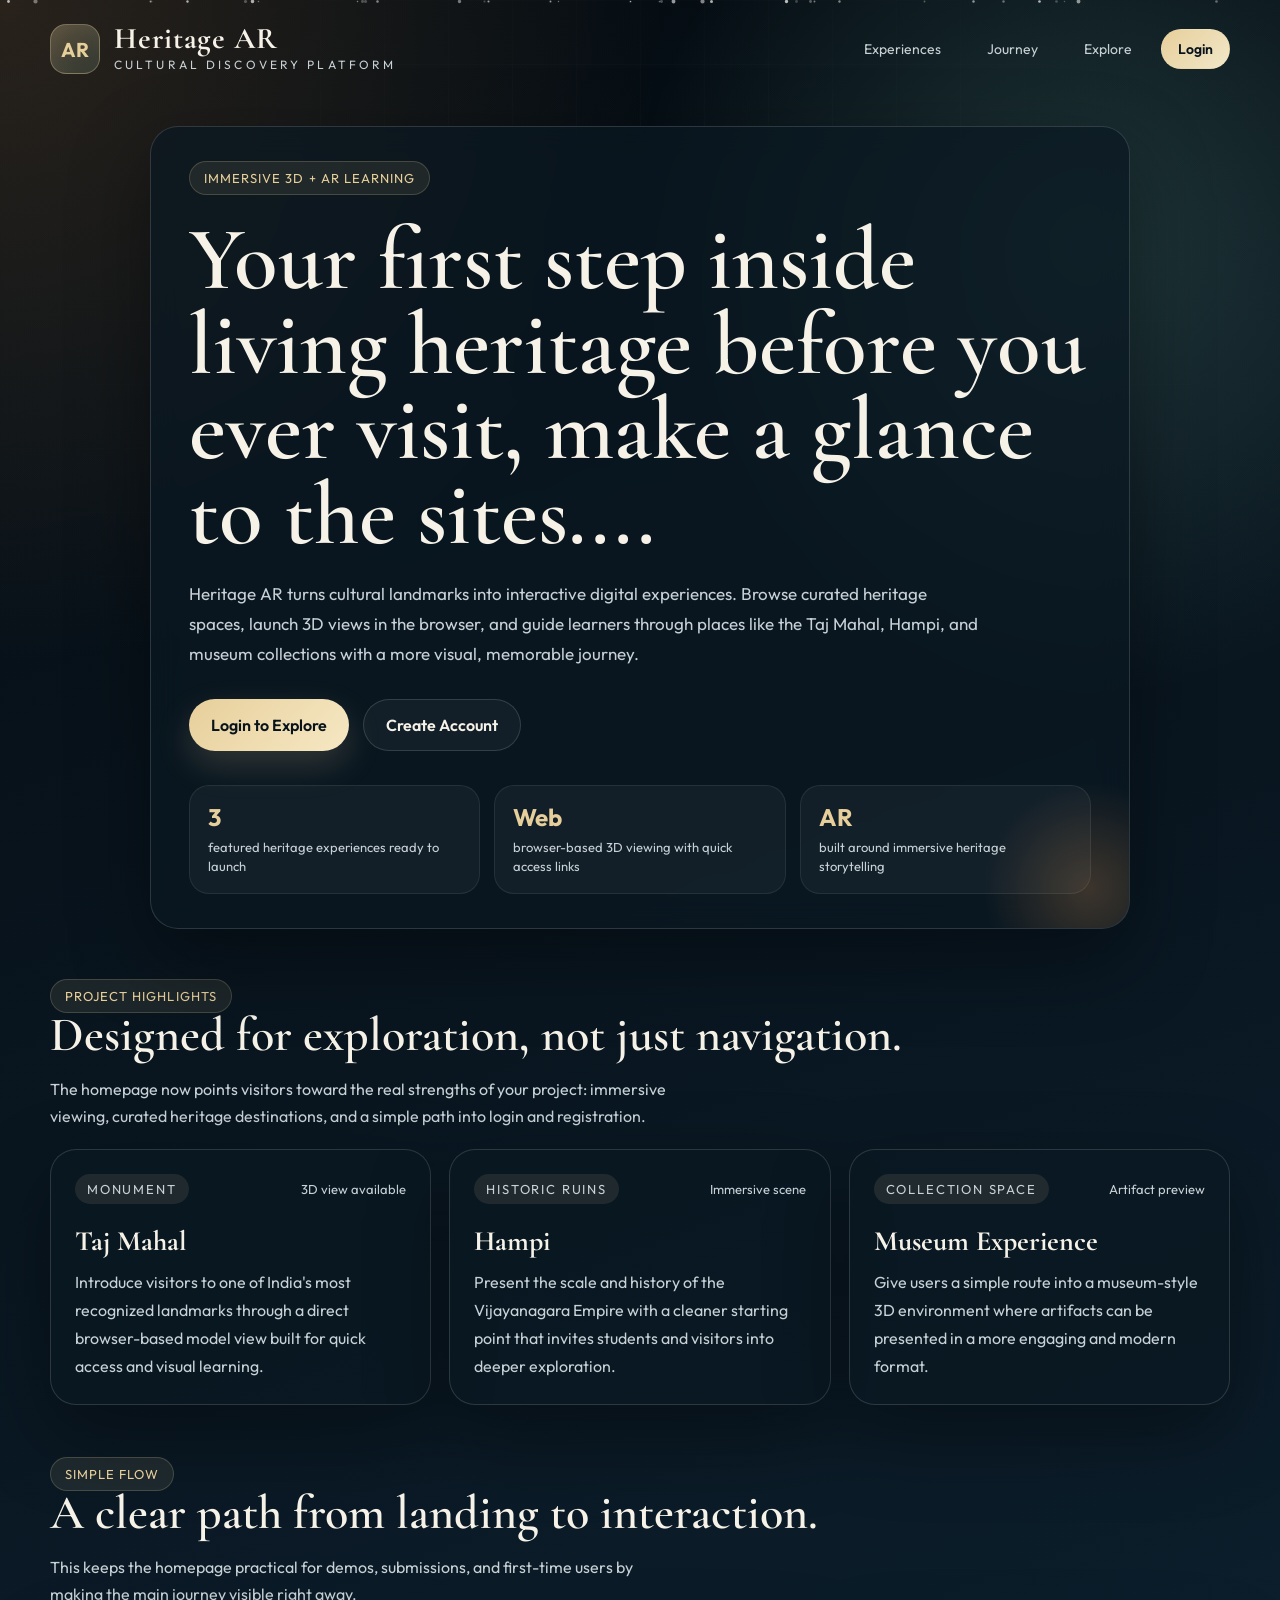
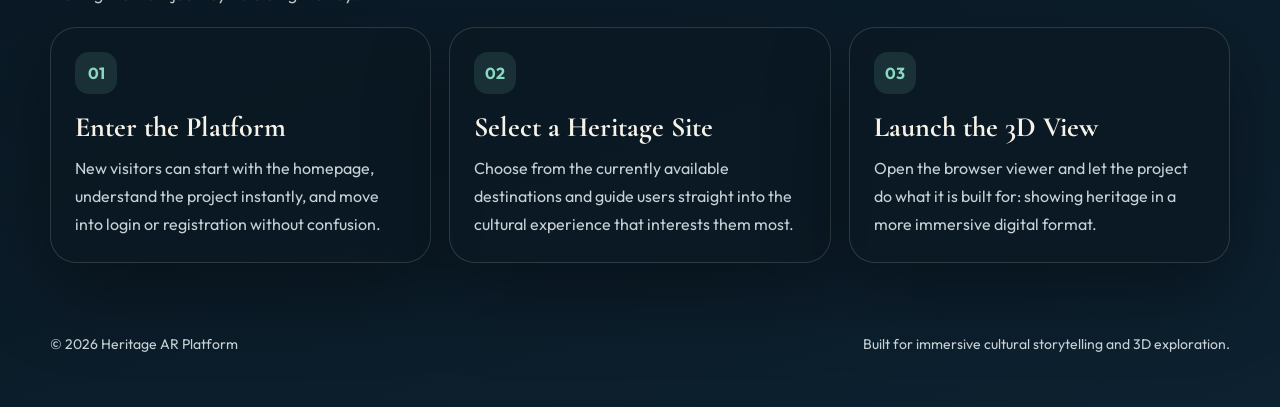
<file: index.html>
<!DOCTYPE html>
<html lang="en">
<head>
    <meta charset="UTF-8">
    <meta name="viewport" content="width=device-width, initial-scale=1.0">
    <title>Heritage AR | Immersive Cultural Heritage Platform</title>
    <meta name="description" content="Explore cultural heritage through immersive 3D and AR experiences featuring the Taj Mahal, Hampi, and museum collections.">
    <link rel="preconnect" href="https://fonts.googleapis.com">
    <link rel="preconnect" href="https://fonts.gstatic.com" crossorigin>
    <link href="https://fonts.googleapis.com/css2?family=Cormorant+Garamond:wght@500;600;700&family=Outfit:wght@300;400;500;600;700&display=swap" rel="stylesheet">

    <style>
        :root{
            --bg:#07131b;
            --bg-soft:#0d2230;
            --panel:rgba(10, 24, 34, 0.72);
            --panel-strong:rgba(10, 24, 34, 0.9);
            --line:rgba(255,255,255,0.14);
            --text:#f6f2e8;
            --muted:#c7d1d6;
            --sand:#e7cf9b;
            --copper:#cf8b4e;
            --teal:#8ad8c2;
            --shadow:0 30px 80px rgba(0, 0, 0, 0.38);
        }

        *{
            box-sizing:border-box;
            margin:0;
            padding:0;
        }

        html{
            scroll-behavior:smooth;
        }

        body{
            min-height:100vh;
            font-family:"Outfit", sans-serif;
            color:var(--text);
            background:
                radial-gradient(circle at top left, rgba(207, 139, 78, 0.18), transparent 28%),
                radial-gradient(circle at 85% 12%, rgba(138, 216, 194, 0.18), transparent 22%),
                linear-gradient(160deg, #040b10 0%, #08131c 35%, #0d2130 100%);
            overflow-x:hidden;
        }

        body::before{
            content:"";
            position:fixed;
            inset:0;
            background:
                linear-gradient(rgba(255,255,255,0.02) 1px, transparent 1px),
                linear-gradient(90deg, rgba(255,255,255,0.02) 1px, transparent 1px);
            background-size:64px 64px;
            mask-image:radial-gradient(circle at center, black 38%, transparent 85%);
            pointer-events:none;
        }

        .starfield{
            position:fixed;
            inset:0;
            overflow:hidden;
            pointer-events:none;
            z-index:0;
        }

        .star{
            position:absolute;
            width:3px;
            height:3px;
            border-radius:50%;
            background:rgba(255,255,255,0.8);
            box-shadow:0 0 12px rgba(255,255,255,0.45);
            animation:floatUp linear infinite;
        }

        @keyframes floatUp{
            from{
                transform:translateY(105vh) scale(0.6);
            }
            to{
                transform:translateY(-12vh) scale(1.05);
            }
        }

        .page{
            position:relative;
            z-index:1;
            width:min(1180px, calc(100% - 32px));
            margin:0 auto;
            padding-bottom:48px;
        }

        .site-header{
            display:flex;
            align-items:center;
            justify-content:space-between;
            gap:18px;
            padding:24px 0;
            flex-wrap:wrap;
        }

        .brand{
            display:flex;
            align-items:center;
            gap:14px;
            text-decoration:none;
            color:var(--text);
        }

        .brand-mark{
            width:50px;
            height:50px;
            border-radius:16px;
            display:grid;
            place-items:center;
            background:linear-gradient(145deg, rgba(231, 207, 155, 0.28), rgba(138, 216, 194, 0.12));
            border:1px solid rgba(231, 207, 155, 0.35);
            box-shadow:inset 0 0 20px rgba(255,255,255,0.04);
            font-size:20px;
            font-weight:700;
            color:var(--sand);
        }

        .brand-copy strong{
            display:block;
            font-family:"Cormorant Garamond", serif;
            font-size:30px;
            line-height:0.95;
            letter-spacing:0.03em;
        }

        .brand-copy span{
            font-size:12px;
            text-transform:uppercase;
            letter-spacing:0.26em;
            color:var(--muted);
        }

        .nav{
            display:flex;
            align-items:center;
            gap:12px;
            flex-wrap:wrap;
        }

        .nav a{
            color:var(--muted);
            text-decoration:none;
            font-size:14px;
            padding:10px 16px;
            border-radius:999px;
            border:1px solid transparent;
            transition:0.25s ease;
        }

        .nav a:hover{
            color:var(--text);
            border-color:var(--line);
            background:rgba(255,255,255,0.04);
        }

        .nav .nav-cta{
            color:#08131c;
            background:linear-gradient(135deg, var(--sand), #f1e7c8);
            font-weight:600;
        }

        .hero{
            display:grid;
            grid-template-columns:minmax(0, 1fr);
            gap:28px;
            align-items:stretch;
            padding:28px 0 24px;
        }

        .panel{
            background:var(--panel);
            border:1px solid var(--line);
            border-radius:28px;
            backdrop-filter:blur(14px);
            box-shadow:var(--shadow);
        }

        .hero-copy{
            width:100%;
            max-width:980px;
            margin:0 auto;
            padding:34px 38px;
            position:relative;
            overflow:hidden;
            display:flex;
            flex-direction:column;
            align-items:flex-start;
            text-align:left;
        }

        .hero-copy::after{
            content:"";
            position:absolute;
            right:-70px;
            bottom:-70px;
            width:220px;
            height:220px;
            border-radius:50%;
            background:radial-gradient(circle, rgba(207, 139, 78, 0.26), transparent 68%);
            pointer-events:none;
        }

        .eyebrow{
            display:inline-flex;
            align-items:center;
            gap:10px;
            padding:8px 14px;
            border-radius:999px;
            background:rgba(231, 207, 155, 0.09);
            border:1px solid rgba(231, 207, 155, 0.2);
            color:var(--sand);
            font-size:13px;
            letter-spacing:0.08em;
            text-transform:uppercase;
        }

        h1,
        h2{
            font-family:"Cormorant Garamond", serif;
            font-weight:600;
        }

        h1{
            margin-top:22px;
            font-size:clamp(3rem, 7vw, 5.6rem);
            line-height:0.95;
            width:100%;
            max-width:none;
        }

        .hero-copy p{
            margin-top:22px;
            max-width:72ch;
            color:var(--muted);
            font-size:17px;
            line-height:1.75;
        }

        .hero-actions{
            display:flex;
            gap:14px;
            flex-wrap:wrap;
            margin-top:30px;
            justify-content:flex-start;
        }

        .button{
            display:inline-flex;
            align-items:center;
            justify-content:center;
            gap:10px;
            min-height:52px;
            padding:0 22px;
            border-radius:999px;
            text-decoration:none;
            font-weight:600;
            transition:transform 0.25s ease, box-shadow 0.25s ease, background 0.25s ease;
        }

        .button:hover{
            transform:translateY(-2px);
        }

        .button-primary{
            color:#08131c;
            background:linear-gradient(135deg, var(--sand), #f6e8c4);
            box-shadow:0 14px 34px rgba(231, 207, 155, 0.18);
        }

        .button-secondary{
            color:var(--text);
            background:rgba(255,255,255,0.04);
            border:1px solid var(--line);
        }

        .hero-stats{
            display:grid;
            grid-template-columns:repeat(3, minmax(0, 1fr));
            gap:14px;
            margin-top:34px;
            width:100%;
        }

        .stat{
            padding:16px 18px;
            border-radius:20px;
            background:rgba(255,255,255,0.04);
            border:1px solid rgba(255,255,255,0.08);
            text-align:left;
        }

        .stat strong{
            display:block;
            font-size:24px;
            color:var(--sand);
        }

        .stat span{
            display:block;
            margin-top:6px;
            color:var(--muted);
            font-size:13px;
            line-height:1.5;
        }

        .section{
            padding:26px 0;
        }

        .section-head{
            display:flex;
            justify-content:space-between;
            align-items:flex-end;
            gap:18px;
            margin-bottom:18px;
            flex-wrap:wrap;
        }

        .section-head h2{
            font-size:48px;
            line-height:0.95;
        }

        .section-head p{
            max-width:58ch;
            color:var(--muted);
            line-height:1.7;
        }

        .grid{
            display:grid;
            gap:18px;
        }

        .experience-grid{
            grid-template-columns:repeat(3, minmax(0, 1fr));
        }

        .card{
            padding:24px;
            border-radius:26px;
            background:var(--panel);
            border:1px solid var(--line);
            box-shadow:var(--shadow);
            transition:transform 0.25s ease, border-color 0.25s ease;
        }

        .card:hover{
            transform:translateY(-6px);
            border-color:rgba(231, 207, 155, 0.28);
        }

        .card-top{
            display:flex;
            align-items:center;
            justify-content:space-between;
            gap:16px;
            margin-bottom:20px;
        }

        .tag{
            display:inline-flex;
            align-items:center;
            padding:7px 12px;
            border-radius:999px;
            font-size:12px;
            text-transform:uppercase;
            letter-spacing:0.14em;
            color:var(--sand);
            background:rgba(231, 207, 155, 0.1);
        }

        .card-top span{
            color:var(--muted);
            font-size:13px;
            text-align:right;
        }

        .card h3{
            font-size:28px;
            font-family:"Cormorant Garamond", serif;
            margin-bottom:10px;
        }

        .card p{
            color:var(--muted);
            line-height:1.75;
            min-height:84px;
        }

        .flow-grid{
            grid-template-columns:repeat(3, minmax(0, 1fr));
        }

        .step-number{
            width:42px;
            height:42px;
            border-radius:14px;
            display:grid;
            place-items:center;
            background:rgba(138, 216, 194, 0.12);
            color:var(--teal);
            margin-bottom:16px;
            font-weight:700;
        }

        .site-footer{
            display:flex;
            justify-content:space-between;
            align-items:center;
            gap:16px;
            flex-wrap:wrap;
            margin-top:28px;
            padding:18px 0 6px;
            color:var(--muted);
            font-size:14px;
        }

        .site-footer a{
            color:var(--sand);
            text-decoration:none;
        }

        @media (max-width: 980px){
            .hero,
            .experience-grid,
            .flow-grid{
                grid-template-columns:1fr;
            }

            .hero-copy{
                padding:28px;
            }

            h1{
                width:100%;
                max-width:none;
            }

            .hero-stats{
                grid-template-columns:1fr;
            }
        }

        @media (max-width: 640px){
            .page{
                width:min(100% - 20px, 1180px);
            }

            .site-header{
                padding-top:18px;
            }

            .brand-copy strong{
                font-size:24px;
            }

            .hero-copy,
            .card{
                padding:22px;
                border-radius:22px;
            }

            .section-head h2{
                font-size:38px;
            }

            .nav{
                width:100%;
            }

            .nav a{
                flex:1 1 auto;
                text-align:center;
            }
        }
    </style>
</head>

<body>
    <div class="starfield" aria-hidden="true"></div>

    <div class="page">
        <header class="site-header">
            <a class="brand" href="index.html">
                <div class="brand-mark">AR</div>
                <div class="brand-copy">
                    <strong>Heritage AR</strong>
                    <span>Cultural Discovery Platform</span>
                </div>
            </a>

            <nav class="nav">
                <a href="#experiences">Experiences</a>
                <a href="#journey">Journey</a>
                <a href="login.html">Explore</a>
                <a href="login.html" class="nav-cta">Login</a>
            </nav>
        </header>

        <main>
            <section class="hero">
                <div class="hero-copy panel">
                    <div class="eyebrow">Immersive 3D + AR Learning</div>
                    <h1>Your first step inside living heritage before you ever visit, make a glance to the sites....</h1>
                    <p>
                        Heritage AR turns cultural landmarks into interactive digital experiences.
                        Browse curated heritage spaces, launch 3D views in the browser, and guide
                        learners through places like the Taj Mahal, Hampi, and museum collections
                        with a more visual, memorable journey.
                    </p>

                    <div class="hero-actions">
                        <a class="button button-primary" href="login.html">Login to Explore</a>
                        <a class="button button-secondary" href="register.html">Create Account</a>
                    </div>

                    <div class="hero-stats">
                        <div class="stat">
                            <strong>3</strong>
                            <span>featured heritage experiences ready to launch</span>
                        </div>
                        <div class="stat">
                            <strong>Web</strong>
                            <span>browser-based 3D viewing with quick access links</span>
                        </div>
                        <div class="stat">
                            <strong>AR</strong>
                            <span>built around immersive heritage storytelling</span>
                        </div>
                    </div>
                </div>

            </section>

            <section class="section" id="experiences">
                <div class="section-head">
                    <div>
                        <div class="eyebrow">Project Highlights</div>
                        <h2>Designed for exploration, not just navigation.</h2>
                    </div>
                    <p>
                        The homepage now points visitors toward the real strengths of your project:
                        immersive viewing, curated heritage destinations, and a simple path into
                        login and registration.
                    </p>
                </div>

                <div class="grid experience-grid">
                    <article class="card">
                        <div class="card-top">
                            <span class="tag">Monument</span>
                            <span>3D view available</span>
                        </div>
                        <h3>Taj Mahal</h3>
                        <p>
                            Introduce visitors to one of India's most recognized landmarks through
                            a direct browser-based model view built for quick access and visual learning.
                        </p>
                    </article>

                    <article class="card">
                        <div class="card-top">
                            <span class="tag">Historic Ruins</span>
                            <span>Immersive scene</span>
                        </div>
                        <h3>Hampi</h3>
                        <p>
                            Present the scale and history of the Vijayanagara Empire with a cleaner
                            starting point that invites students and visitors into deeper exploration.
                        </p>
                    </article>

                    <article class="card">
                        <div class="card-top">
                            <span class="tag">Collection Space</span>
                            <span>Artifact preview</span>
                        </div>
                        <h3>Museum Experience</h3>
                        <p>
                            Give users a simple route into a museum-style 3D environment where
                            artifacts can be presented in a more engaging and modern format.
                        </p>
                    </article>
                </div>
            </section>

            <section class="section" id="journey">
                <div class="section-head">
                    <div>
                        <div class="eyebrow">Simple Flow</div>
                        <h2>A clear path from landing to interaction.</h2>
                    </div>
                    <p>
                        This keeps the homepage practical for demos, submissions, and first-time users
                        by making the main journey visible right away.
                    </p>
                </div>

                <div class="grid flow-grid">
                    <article class="card">
                        <div class="step-number">01</div>
                        <h3>Enter the Platform</h3>
                        <p>
                            New visitors can start with the homepage, understand the project instantly,
                            and move into login or registration without confusion.
                        </p>
                    </article>

                    <article class="card">
                        <div class="step-number">02</div>
                        <h3>Select a Heritage Site</h3>
                        <p>
                            Choose from the currently available destinations and guide users straight
                            into the cultural experience that interests them most.
                        </p>
                    </article>

                    <article class="card">
                        <div class="step-number">03</div>
                        <h3>Launch the 3D View</h3>
                        <p>
                            Open the browser viewer and let the project do what it is built for:
                            showing heritage in a more immersive digital format.
                        </p>
                    </article>
                </div>
            </section>
        </main>

        <footer class="site-footer">
            <span>&copy; 2026 Heritage AR Platform</span>
            <span>Built for immersive cultural storytelling and 3D exploration.</span>
        </footer>
    </div>

    <script>
        const starfield = document.querySelector(".starfield");

        for (let i = 0; i < 36; i++) {
            const star = document.createElement("span");
            star.className = "star";
            star.style.left = Math.random() * 100 + "vw";
            star.style.animationDuration = 8 + Math.random() * 10 + "s";
            star.style.animationDelay = Math.random() * 6 + "s";
            star.style.opacity = (0.25 + Math.random() * 0.65).toFixed(2);
            star.style.transform = "scale(" + (0.5 + Math.random()).toFixed(2) + ")";
            starfield.appendChild(star);
        }
    </script>
</body>
</html>
</file>
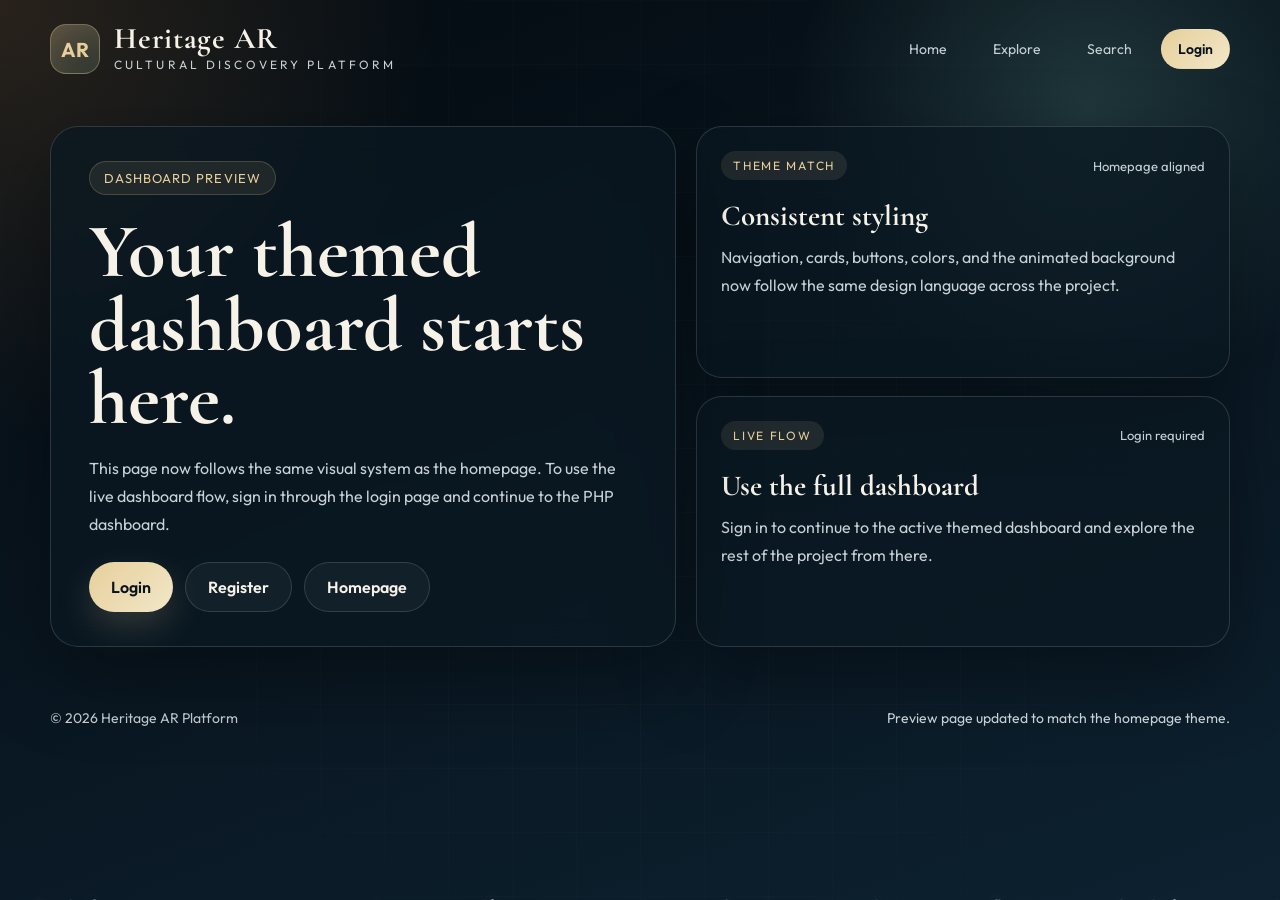
<file: dashboard.html>
<!DOCTYPE html>
<html lang="en">
<head>
    <meta charset="UTF-8">
    <meta name="viewport" content="width=device-width, initial-scale=1.0">
    <title>Dashboard Preview | Heritage AR</title>
    <link rel="preconnect" href="https://fonts.googleapis.com">
    <link rel="preconnect" href="https://fonts.gstatic.com" crossorigin>
    <link href="https://fonts.googleapis.com/css2?family=Cormorant+Garamond:wght@500;600;700&family=Outfit:wght@300;400;500;600;700&display=swap" rel="stylesheet">
    <link rel="stylesheet" href="theme.css">
</head>
<body class="theme-body">
    <div class="starfield" data-count="30" aria-hidden="true"></div>

    <div class="page-shell">
        <header class="site-header">
            <a class="brand" href="index.html">
                <div class="brand-mark">AR</div>
                <div class="brand-copy">
                    <strong>Heritage AR</strong>
                    <span>Cultural Discovery Platform</span>
                </div>
            </a>

            <nav class="nav">
                <a href="index.html">Home</a>
                <a href="heritage.html">Explore</a>
                <a href="search_ar.html">Search</a>
                <a href="login.html" class="nav-cta">Login</a>
            </nav>
        </header>

        <main class="dashboard-grid">
            <div class="panel page-intro is-full">
                <div class="eyebrow">Dashboard Preview</div>
                <h1>Your themed dashboard starts here.</h1>
                <p>
                    This page now follows the same visual system as the homepage. To use
                    the live dashboard flow, sign in through the login page and continue to
                    the PHP dashboard.
                </p>

                <div class="actions">
                    <a class="button button-primary" href="login.html">Login</a>
                    <a class="button button-secondary" href="register.html">Register</a>
                    <a class="button button-secondary" href="index.html">Homepage</a>
                </div>
            </div>

            <div class="stack">
                <article class="info-card">
                    <div class="info-top">
                        <span class="tag">Theme Match</span>
                        <span class="meta">Homepage aligned</span>
                    </div>
                    <h3>Consistent styling</h3>
                    <p>
                        Navigation, cards, buttons, colors, and the animated background now
                        follow the same design language across the project.
                    </p>
                </article>

                <article class="info-card">
                    <div class="info-top">
                        <span class="tag">Live Flow</span>
                        <span class="meta">Login required</span>
                    </div>
                    <h3>Use the full dashboard</h3>
                    <p>
                        Sign in to continue to the active themed dashboard and explore the
                        rest of the project from there.
                    </p>
                </article>
            </div>
        </main>

        <footer class="page-footer">
            <span>&copy; 2026 Heritage AR Platform</span>
            <span>Preview page updated to match the homepage theme.</span>
        </footer>
    </div>

    <script src="theme.js"></script>
</body>
</html>
</file>
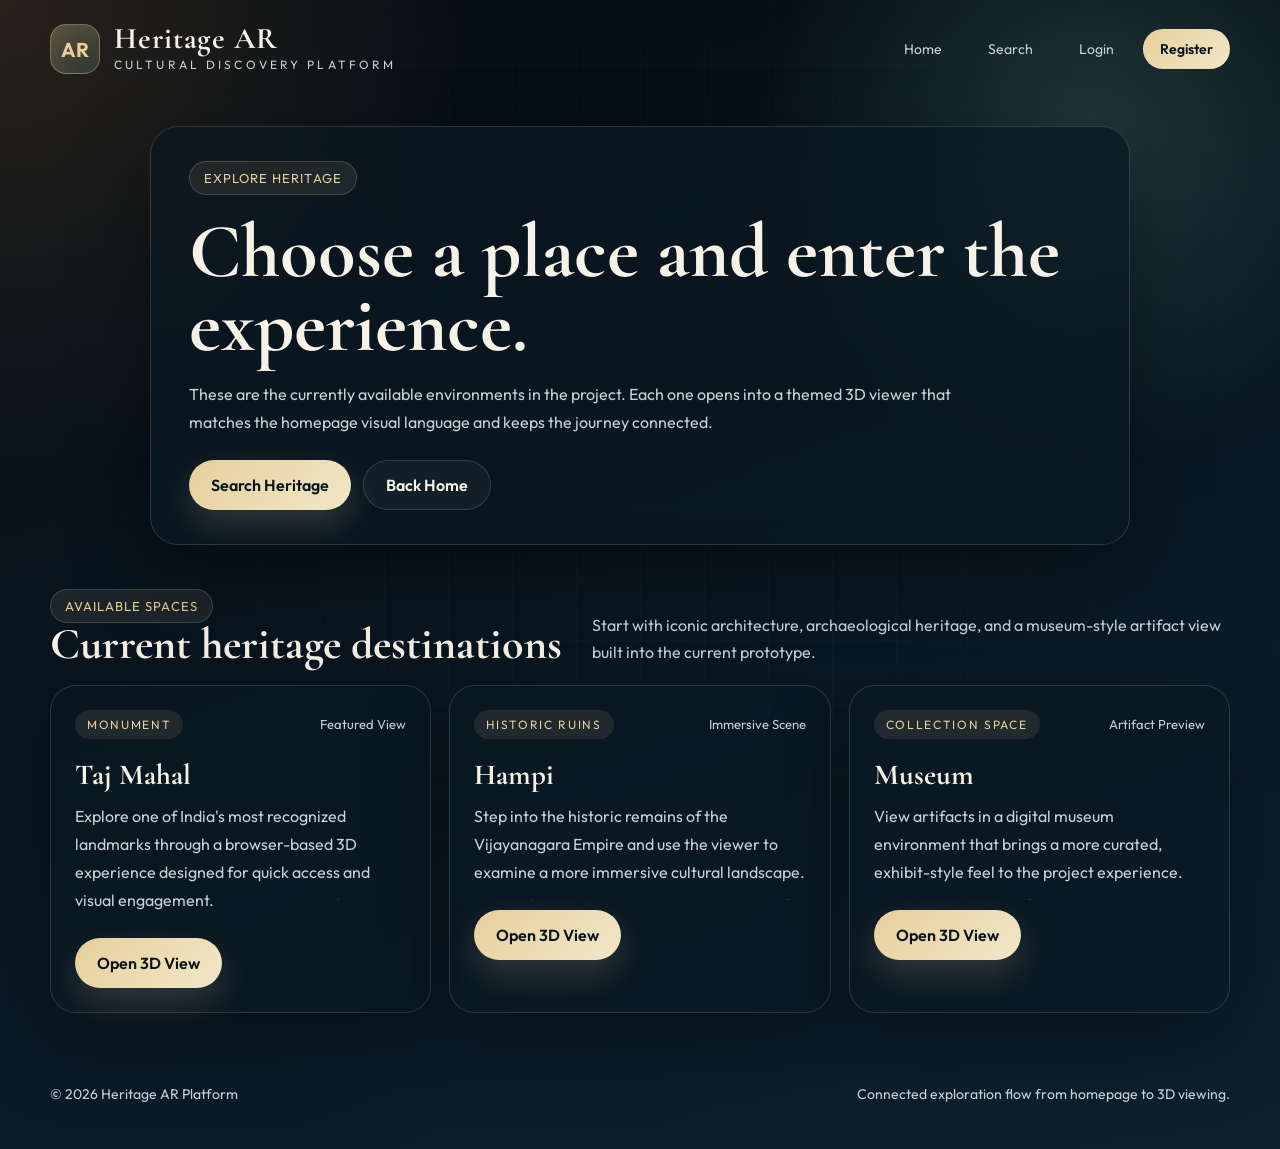
<file: heritage.html>
<!DOCTYPE html>
<html lang="en">
<head>
    <meta charset="UTF-8">
    <meta name="viewport" content="width=device-width, initial-scale=1.0">
    <title>Explore Heritage | Heritage AR</title>
    <link rel="preconnect" href="https://fonts.googleapis.com">
    <link rel="preconnect" href="https://fonts.gstatic.com" crossorigin>
    <link href="https://fonts.googleapis.com/css2?family=Cormorant+Garamond:wght@500;600;700&family=Outfit:wght@300;400;500;600;700&display=swap" rel="stylesheet">
    <link rel="stylesheet" href="theme.css">
</head>
<body class="theme-body">
    <div class="starfield" data-count="36" aria-hidden="true"></div>

    <div class="page-shell">
        <header class="site-header">
            <a class="brand" href="index.html">
                <div class="brand-mark">AR</div>
                <div class="brand-copy">
                    <strong>Heritage AR</strong>
                    <span>Cultural Discovery Platform</span>
                </div>
            </a>

            <nav class="nav">
                <a href="index.html">Home</a>
                <a href="search_ar.html">Search</a>
                <a href="login.html">Login</a>
                <a href="register.html" class="nav-cta">Register</a>
            </nav>
        </header>

        <main>
            <section class="page-hero">
                <div class="panel page-intro">
                    <div class="eyebrow">Explore Heritage</div>
                    <h1>Choose a place and enter the experience.</h1>
                    <p>
                        These are the currently available environments in the project.
                        Each one opens into a themed 3D viewer that matches the homepage
                        visual language and keeps the journey connected.
                    </p>

                    <div class="actions">
                        <a class="button button-primary" href="search_ar.html">Search Heritage</a>
                        <a class="button button-secondary" href="index.html">Back Home</a>
                    </div>
                </div>
            </section>

            <section class="section">
                <div class="section-head">
                    <div>
                        <div class="eyebrow">Available Spaces</div>
                        <h2>Current heritage destinations</h2>
                    </div>
                    <p>
                        Start with iconic architecture, archaeological heritage, and a
                        museum-style artifact view built into the current prototype.
                    </p>
                </div>

                <div class="grid card-grid-3">
                    <article class="info-card">
                        <div class="info-top">
                            <span class="tag">Monument</span>
                            <span class="meta">Featured View</span>
                        </div>
                        <h3>Taj Mahal</h3>
                        <p>
                            Explore one of India's most recognized landmarks through a
                            browser-based 3D experience designed for quick access and visual engagement.
                        </p>
                        <div class="card-actions">
                            <a class="button button-primary" href="ar_view.php?place=taj">Open 3D View</a>
                        </div>
                    </article>

                    <article class="info-card">
                        <div class="info-top">
                            <span class="tag">Historic Ruins</span>
                            <span class="meta">Immersive Scene</span>
                        </div>
                        <h3>Hampi</h3>
                        <p>
                            Step into the historic remains of the Vijayanagara Empire and
                            use the viewer to examine a more immersive cultural landscape.
                        </p>
                        <div class="card-actions">
                            <a class="button button-primary" href="ar_view.php?place=hampi">Open 3D View</a>
                        </div>
                    </article>

                    <article class="info-card">
                        <div class="info-top">
                            <span class="tag">Collection Space</span>
                            <span class="meta">Artifact Preview</span>
                        </div>
                        <h3>Museum</h3>
                        <p>
                            View artifacts in a digital museum environment that brings a
                            more curated, exhibit-style feel to the project experience.
                        </p>
                        <div class="card-actions">
                            <a class="button button-primary" href="ar_view.php?place=museum">Open 3D View</a>
                        </div>
                    </article>
                </div>
            </section>
        </main>

        <footer class="page-footer">
            <span>&copy; 2026 Heritage AR Platform</span>
            <span>Connected exploration flow from homepage to 3D viewing.</span>
        </footer>
    </div>

    <script src="theme.js"></script>
</body>
</html>
</file>
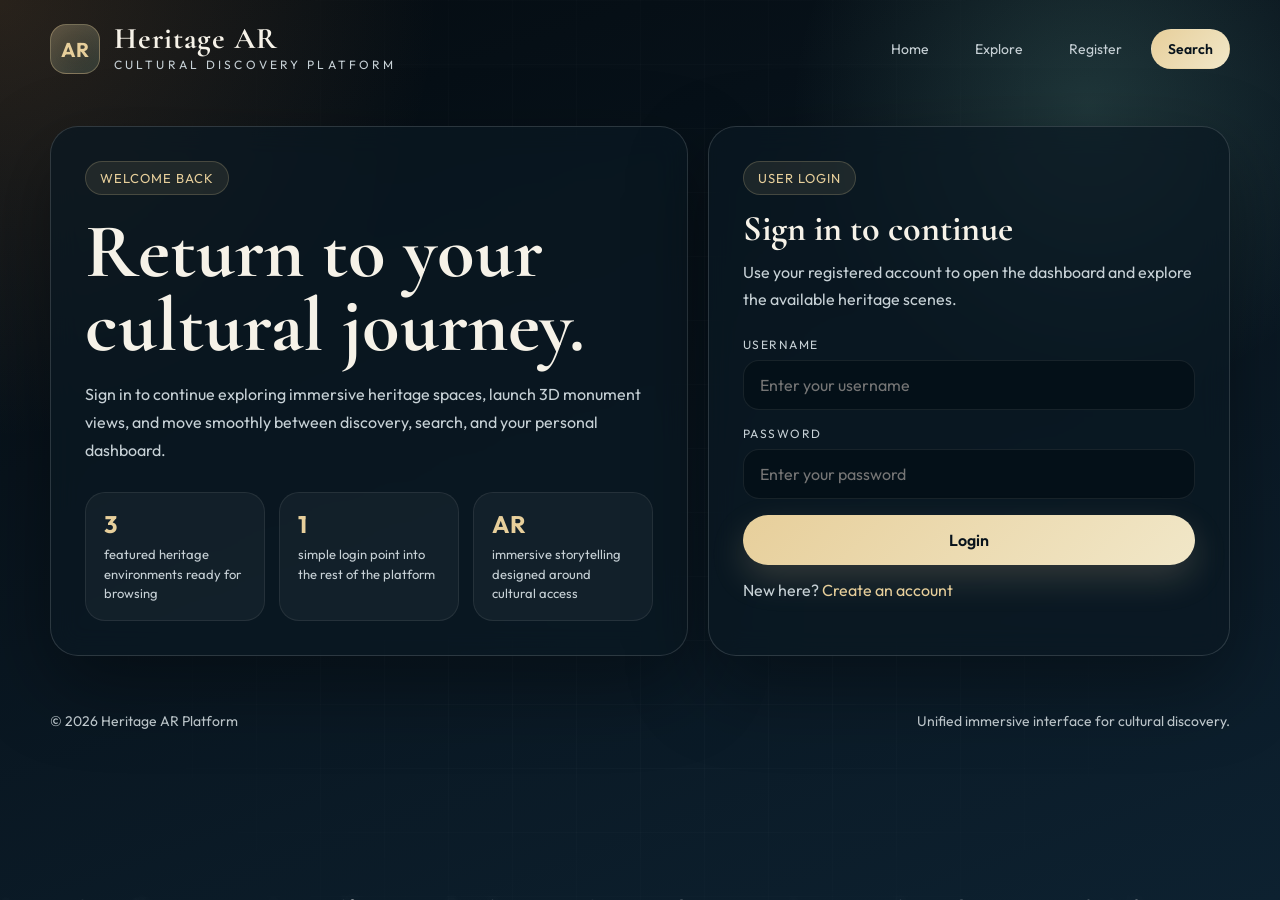
<file: login.html>
<!DOCTYPE html>
<html lang="en">
<head>
    <meta charset="UTF-8">
    <meta name="viewport" content="width=device-width, initial-scale=1.0">
    <title>Login | Heritage AR</title>
    <link rel="preconnect" href="https://fonts.googleapis.com">
    <link rel="preconnect" href="https://fonts.gstatic.com" crossorigin>
    <link href="https://fonts.googleapis.com/css2?family=Cormorant+Garamond:wght@500;600;700&family=Outfit:wght@300;400;500;600;700&display=swap" rel="stylesheet">
    <link rel="stylesheet" href="theme.css">
</head>
<body class="theme-body">
    <div class="starfield" data-count="30" aria-hidden="true"></div>

    <div class="page-shell">
        <header class="site-header">
            <a class="brand" href="index.html">
                <div class="brand-mark">AR</div>
                <div class="brand-copy">
                    <strong>Heritage AR</strong>
                    <span>Cultural Discovery Platform</span>
                </div>
            </a>

            <nav class="nav">
                <a href="index.html">Home</a>
                <a href="heritage.html">Explore</a>
                <a href="register.html">Register</a>
                <a href="search_ar.html" class="nav-cta">Search</a>
            </nav>
        </header>

        <main class="auth-layout">
            <section class="panel auth-copy">
                <div class="eyebrow">Welcome Back</div>
                <h1>Return to your cultural journey.</h1>
                <p>
                    Sign in to continue exploring immersive heritage spaces, launch
                    3D monument views, and move smoothly between discovery, search,
                    and your personal dashboard.
                </p>

                <div class="stat-grid">
                    <div class="stat">
                        <strong>3</strong>
                        <span>featured heritage environments ready for browsing</span>
                    </div>
                    <div class="stat">
                        <strong>1</strong>
                        <span>simple login point into the rest of the platform</span>
                    </div>
                    <div class="stat">
                        <strong>AR</strong>
                        <span>immersive storytelling designed around cultural access</span>
                    </div>
                </div>
            </section>

            <section class="panel form-card">
                <div class="eyebrow">User Login</div>
                <h2>Sign in to continue</h2>
                <p>Use your registered account to open the dashboard and explore the available heritage scenes.</p>

                <form action="login.php" method="post">
                    <div class="field">
                        <label for="username">Username</label>
                        <input id="username" type="text" name="username" placeholder="Enter your username" required>
                    </div>

                    <div class="field">
                        <label for="password">Password</label>
                        <input id="password" type="password" name="password" placeholder="Enter your password" required>
                    </div>

                    <button class="button button-primary" type="submit">Login</button>
                </form>

                <p class="helper-text">
                    New here? <a class="inline-link" href="register.html">Create an account</a>
                </p>
            </section>
        </main>

        <footer class="page-footer">
            <span>&copy; 2026 Heritage AR Platform</span>
            <span>Unified immersive interface for cultural discovery.</span>
        </footer>
    </div>

    <script src="theme.js"></script>
</body>
</html>
</file>
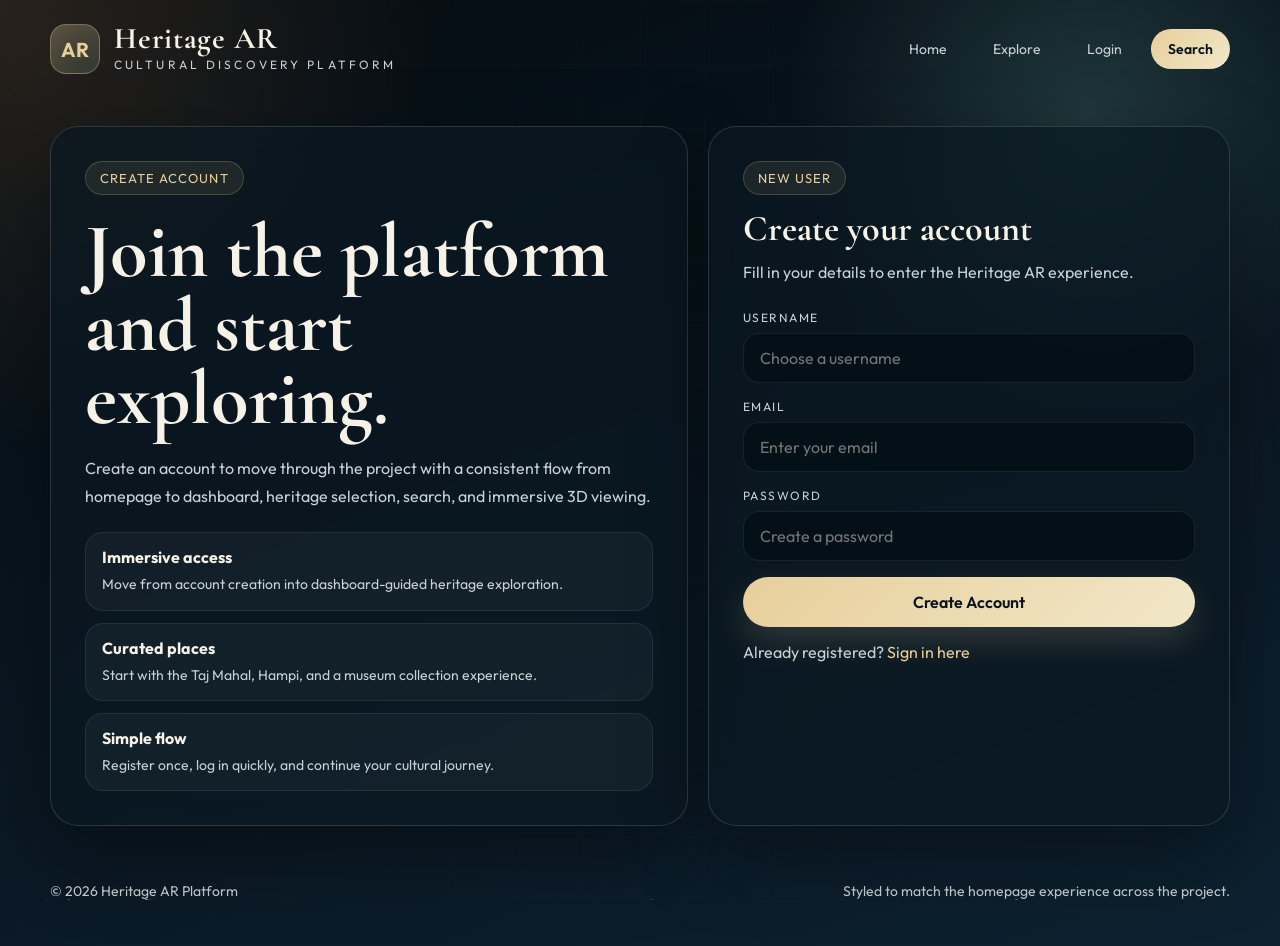
<file: register.html>
<!DOCTYPE html>
<html lang="en">
<head>
    <meta charset="UTF-8">
    <meta name="viewport" content="width=device-width, initial-scale=1.0">
    <title>Register | Heritage AR</title>
    <link rel="preconnect" href="https://fonts.googleapis.com">
    <link rel="preconnect" href="https://fonts.gstatic.com" crossorigin>
    <link href="https://fonts.googleapis.com/css2?family=Cormorant+Garamond:wght@500;600;700&family=Outfit:wght@300;400;500;600;700&display=swap" rel="stylesheet">
    <link rel="stylesheet" href="theme.css">
</head>
<body class="theme-body">
    <div class="starfield" data-count="32" aria-hidden="true"></div>

    <div class="page-shell">
        <header class="site-header">
            <a class="brand" href="index.html">
                <div class="brand-mark">AR</div>
                <div class="brand-copy">
                    <strong>Heritage AR</strong>
                    <span>Cultural Discovery Platform</span>
                </div>
            </a>

            <nav class="nav">
                <a href="index.html">Home</a>
                <a href="heritage.html">Explore</a>
                <a href="login.html">Login</a>
                <a href="search_ar.html" class="nav-cta">Search</a>
            </nav>
        </header>

        <main class="auth-layout">
            <section class="panel auth-copy">
                <div class="eyebrow">Create Account</div>
                <h1>Join the platform and start exploring.</h1>
                <p>
                    Create an account to move through the project with a consistent
                    flow from homepage to dashboard, heritage selection, search, and
                    immersive 3D viewing.
                </p>

                <div class="mini-list">
                    <div class="mini-item">
                        <strong>Immersive access</strong>
                        <span>Move from account creation into dashboard-guided heritage exploration.</span>
                    </div>
                    <div class="mini-item">
                        <strong>Curated places</strong>
                        <span>Start with the Taj Mahal, Hampi, and a museum collection experience.</span>
                    </div>
                    <div class="mini-item">
                        <strong>Simple flow</strong>
                        <span>Register once, log in quickly, and continue your cultural journey.</span>
                    </div>
                </div>
            </section>

            <section class="panel form-card">
                <div class="eyebrow">New User</div>
                <h2>Create your account</h2>
                <p>Fill in your details to enter the Heritage AR experience.</p>

                <form action="register.php" method="post">
                    <div class="field">
                        <label for="register-username">Username</label>
                        <input id="register-username" type="text" name="username" placeholder="Choose a username" required>
                    </div>

                    <div class="field">
                        <label for="register-email">Email</label>
                        <input id="register-email" type="email" name="email" placeholder="Enter your email" required>
                    </div>

                    <div class="field">
                        <label for="register-password">Password</label>
                        <input id="register-password" type="password" name="password" placeholder="Create a password" required>
                    </div>

                    <button class="button button-primary" type="submit">Create Account</button>
                </form>

                <p class="helper-text">
                    Already registered? <a class="inline-link" href="login.html">Sign in here</a>
                </p>
            </section>
        </main>

        <footer class="page-footer">
            <span>&copy; 2026 Heritage AR Platform</span>
            <span>Styled to match the homepage experience across the project.</span>
        </footer>
    </div>

    <script src="theme.js"></script>
</body>
</html>
</file>
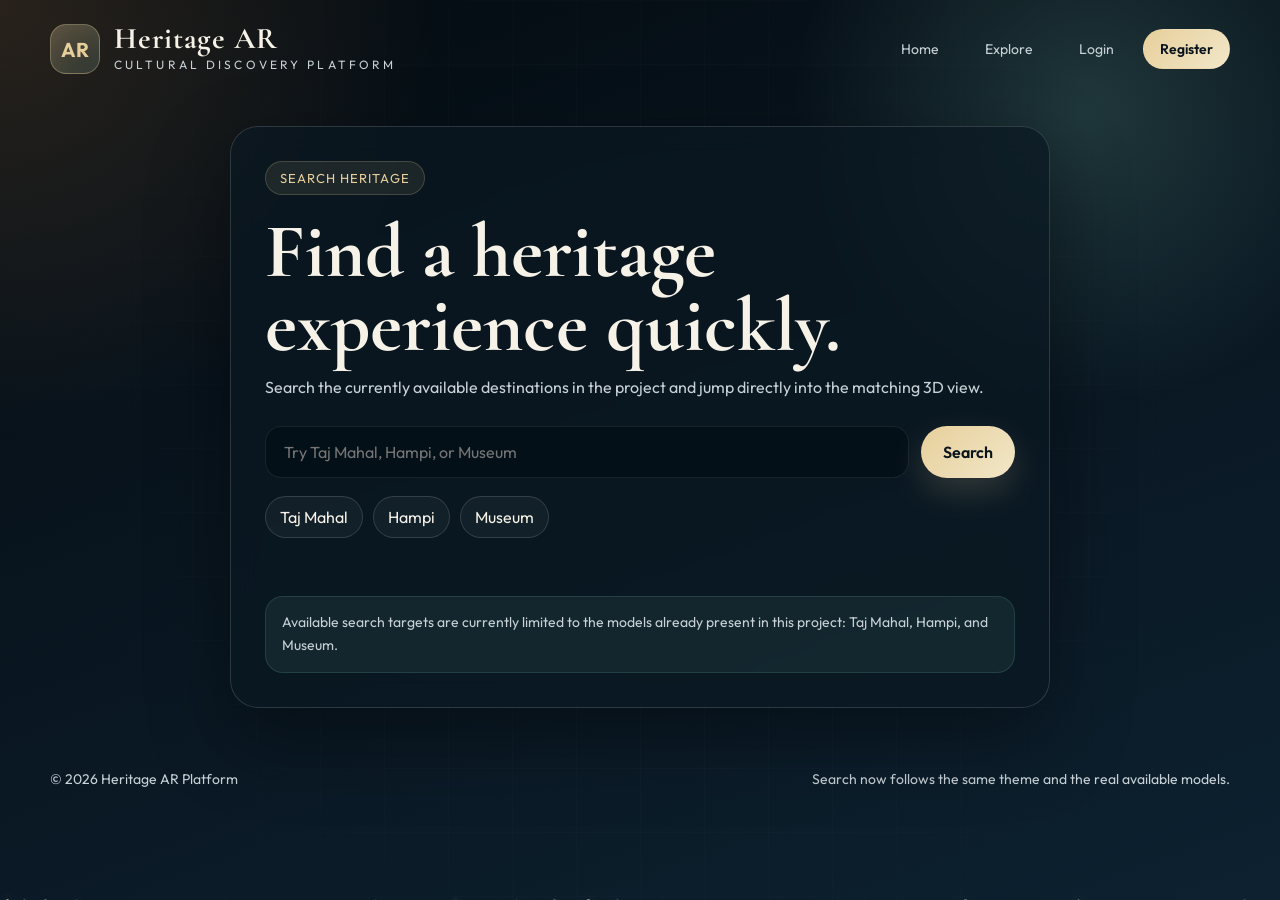
<file: search_ar.html>
<!DOCTYPE html>
<html lang="en">
<head>
    <meta charset="UTF-8">
    <meta name="viewport" content="width=device-width, initial-scale=1.0">
    <title>Search Heritage | Heritage AR</title>
    <link rel="preconnect" href="https://fonts.googleapis.com">
    <link rel="preconnect" href="https://fonts.gstatic.com" crossorigin>
    <link href="https://fonts.googleapis.com/css2?family=Cormorant+Garamond:wght@500;600;700&family=Outfit:wght@300;400;500;600;700&display=swap" rel="stylesheet">
    <link rel="stylesheet" href="theme.css">
</head>
<body class="theme-body">
    <div class="starfield" data-count="34" aria-hidden="true"></div>

    <div class="page-shell">
        <header class="site-header">
            <a class="brand" href="index.html">
                <div class="brand-mark">AR</div>
                <div class="brand-copy">
                    <strong>Heritage AR</strong>
                    <span>Cultural Discovery Platform</span>
                </div>
            </a>

            <nav class="nav">
                <a href="index.html">Home</a>
                <a href="heritage.html">Explore</a>
                <a href="login.html">Login</a>
                <a href="register.html" class="nav-cta">Register</a>
            </nav>
        </header>

        <main class="search-layout">
            <section class="panel search-card">
                <div class="eyebrow">Search Heritage</div>
                <h1>Find a heritage experience quickly.</h1>
                <p class="lead">
                    Search the currently available destinations in the project and jump
                    directly into the matching 3D view.
                </p>

                <div class="search-box">
                    <input id="searchInput" class="search-input" type="text" placeholder="Try Taj Mahal, Hampi, or Museum">
                    <button id="searchBtn" class="button button-primary" type="button">Search</button>
                </div>

                <div class="pill-list">
                    <button class="pill" type="button" data-place="taj">Taj Mahal</button>
                    <button class="pill" type="button" data-place="hampi">Hampi</button>
                    <button class="pill" type="button" data-place="museum">Museum</button>
                </div>

                <div id="statusMessage" class="status-message"></div>

                <div class="notice">
                    Available search targets are currently limited to the models already
                    present in this project: Taj Mahal, Hampi, and Museum.
                </div>
            </section>
        </main>

        <footer class="page-footer">
            <span>&copy; 2026 Heritage AR Platform</span>
            <span>Search now follows the same theme and the real available models.</span>
        </footer>
    </div>

    <script src="theme.js"></script>
    <script>
        const places = {
            taj: {
                aliases: ["taj", "taj mahal"],
                href: "ar_view.php?place=taj"
            },
            hampi: {
                aliases: ["hampi"],
                href: "ar_view.php?place=hampi"
            },
            museum: {
                aliases: ["museum", "artifacts", "artifact"],
                href: "ar_view.php?place=museum"
            }
        };

        const searchInput = document.getElementById("searchInput");
        const searchBtn = document.getElementById("searchBtn");
        const statusMessage = document.getElementById("statusMessage");

        function resolvePlace(query) {
            const normalized = query.toLowerCase().trim();

            if (!normalized) {
                return null;
            }

            return Object.keys(places).find((key) => {
                return places[key].aliases.some((alias) => normalized.includes(alias));
            }) || null;
        }

        function searchHeritage() {
            const match = resolvePlace(searchInput.value);

            if (!searchInput.value.trim()) {
                statusMessage.textContent = "Please enter a place name first.";
                return;
            }

            if (!match) {
                statusMessage.textContent = "No matching site found. Try Taj Mahal, Hampi, or Museum.";
                return;
            }

            window.location.href = places[match].href;
        }

        searchBtn.addEventListener("click", searchHeritage);

        searchInput.addEventListener("keydown", (event) => {
            if (event.key === "Enter") {
                event.preventDefault();
                searchHeritage();
            }
        });

        document.querySelectorAll("[data-place]").forEach((button) => {
            button.addEventListener("click", () => {
                const place = button.getAttribute("data-place");
                window.location.href = places[place].href;
            });
        });
    </script>
</body>
</html>
</file>
<file: theme.css>
:root{
    --bg:#07131b;
    --bg-soft:#0d2230;
    --panel:rgba(10, 24, 34, 0.72);
    --line:rgba(255,255,255,0.14);
    --line-strong:rgba(231, 207, 155, 0.22);
    --text:#f6f2e8;
    --muted:#c7d1d6;
    --sand:#e7cf9b;
    --sand-soft:#f1e7c8;
    --copper:#cf8b4e;
    --teal:#8ad8c2;
    --danger:#f08b83;
    --shadow:0 30px 80px rgba(0, 0, 0, 0.38);
}

*{
    box-sizing:border-box;
    margin:0;
    padding:0;
}

html{
    scroll-behavior:smooth;
}

body.theme-body{
    min-height:100vh;
    font-family:"Outfit", sans-serif;
    color:var(--text);
    background:
        radial-gradient(circle at top left, rgba(207, 139, 78, 0.18), transparent 28%),
        radial-gradient(circle at 85% 12%, rgba(138, 216, 194, 0.18), transparent 22%),
        linear-gradient(160deg, #040b10 0%, #08131c 35%, #0d2130 100%);
    overflow-x:hidden;
    position:relative;
}

body.theme-body::before{
    content:"";
    position:fixed;
    inset:0;
    background:
        linear-gradient(rgba(255,255,255,0.02) 1px, transparent 1px),
        linear-gradient(90deg, rgba(255,255,255,0.02) 1px, transparent 1px);
    background-size:64px 64px;
    mask-image:radial-gradient(circle at center, black 38%, transparent 85%);
    pointer-events:none;
}

a{
    color:inherit;
    text-decoration:none;
}

button,
input,
textarea{
    font:inherit;
}

.starfield{
    position:fixed;
    inset:0;
    overflow:hidden;
    pointer-events:none;
    z-index:0;
}

.star{
    position:absolute;
    top:100%;
    width:3px;
    height:3px;
    border-radius:50%;
    background:rgba(255,255,255,0.82);
    box-shadow:0 0 12px rgba(255,255,255,0.45);
    animation:floatUp linear infinite;
}

@keyframes floatUp{
    from{
        transform:translateY(0) scale(0.6);
    }
    to{
        transform:translateY(-115vh) scale(1.05);
    }
}

.page-shell{
    position:relative;
    z-index:1;
    width:min(1180px, calc(100% - 32px));
    margin:0 auto;
    padding-bottom:40px;
}

.site-header{
    display:flex;
    align-items:center;
    justify-content:space-between;
    gap:18px;
    padding:24px 0;
    flex-wrap:wrap;
}

.brand{
    display:flex;
    align-items:center;
    gap:14px;
}

.brand-mark{
    width:50px;
    height:50px;
    border-radius:16px;
    display:grid;
    place-items:center;
    background:linear-gradient(145deg, rgba(231, 207, 155, 0.28), rgba(138, 216, 194, 0.12));
    border:1px solid rgba(231, 207, 155, 0.35);
    box-shadow:inset 0 0 20px rgba(255,255,255,0.04);
    font-size:20px;
    font-weight:700;
    color:var(--sand);
}

.brand-copy strong{
    display:block;
    font-family:"Cormorant Garamond", serif;
    font-size:30px;
    line-height:0.95;
    letter-spacing:0.03em;
}

.brand-copy span{
    font-size:12px;
    text-transform:uppercase;
    letter-spacing:0.26em;
    color:var(--muted);
}

.nav{
    display:flex;
    align-items:center;
    gap:12px;
    flex-wrap:wrap;
}

.nav a{
    color:var(--muted);
    font-size:14px;
    padding:10px 16px;
    border-radius:999px;
    border:1px solid transparent;
    transition:0.25s ease;
}

.nav a:hover{
    color:var(--text);
    border-color:var(--line);
    background:rgba(255,255,255,0.04);
}

.nav .nav-cta{
    color:#08131c;
    background:linear-gradient(135deg, var(--sand), var(--sand-soft));
    font-weight:600;
}

.panel{
    background:var(--panel);
    border:1px solid var(--line);
    border-radius:28px;
    backdrop-filter:blur(14px);
    box-shadow:var(--shadow);
}

.eyebrow{
    display:inline-flex;
    align-items:center;
    gap:10px;
    padding:8px 14px;
    border-radius:999px;
    background:rgba(231, 207, 155, 0.09);
    border:1px solid rgba(231, 207, 155, 0.2);
    color:var(--sand);
    font-size:13px;
    letter-spacing:0.08em;
    text-transform:uppercase;
}

.page-hero{
    padding:28px 0 18px;
}

.page-intro{
    max-width:980px;
    margin:0 auto;
    padding:34px 38px;
}

.page-intro.is-full{
    max-width:none;
    margin:0;
}

.page-intro h1,
.auth-copy h1,
.search-card h1,
.viewer-info h1{
    margin-top:20px;
    font-family:"Cormorant Garamond", serif;
    font-size:clamp(2.8rem, 6vw, 4.9rem);
    line-height:0.96;
}

.page-intro p,
.auth-copy p,
.search-card p,
.viewer-info p{
    margin-top:18px;
    max-width:72ch;
    color:var(--muted);
    line-height:1.75;
    font-size:16px;
}

.actions{
    display:flex;
    gap:12px;
    flex-wrap:wrap;
    margin-top:24px;
}

.button{
    display:inline-flex;
    align-items:center;
    justify-content:center;
    gap:10px;
    min-height:50px;
    padding:0 22px;
    border:none;
    border-radius:999px;
    text-decoration:none;
    font-weight:600;
    cursor:pointer;
    transition:transform 0.25s ease, box-shadow 0.25s ease, background 0.25s ease;
}

.button:hover{
    transform:translateY(-2px);
}

.button-primary{
    color:#08131c;
    background:linear-gradient(135deg, var(--sand), var(--sand-soft));
    box-shadow:0 14px 34px rgba(231, 207, 155, 0.18);
}

.button-secondary{
    color:var(--text);
    background:rgba(255,255,255,0.04);
    border:1px solid var(--line);
}

.button-danger{
    color:#1a0b0b;
    background:linear-gradient(135deg, #f5b0a9, var(--danger));
    box-shadow:0 14px 34px rgba(240, 139, 131, 0.18);
}

.section{
    padding:26px 0;
}

.section-head{
    display:flex;
    justify-content:space-between;
    align-items:flex-end;
    gap:18px;
    margin-bottom:18px;
    flex-wrap:wrap;
}

.section-head h2{
    font-family:"Cormorant Garamond", serif;
    font-size:44px;
    line-height:0.98;
}

.section-head p{
    max-width:58ch;
    color:var(--muted);
    line-height:1.7;
}

.grid{
    display:grid;
    gap:18px;
}

.card-grid-3{
    grid-template-columns:repeat(3, minmax(0, 1fr));
}

.card-grid-2{
    grid-template-columns:repeat(2, minmax(0, 1fr));
}

.info-card{
    padding:24px;
    border-radius:26px;
    background:var(--panel);
    border:1px solid var(--line);
    box-shadow:var(--shadow);
    transition:transform 0.25s ease, border-color 0.25s ease;
}

.info-card:hover{
    transform:translateY(-6px);
    border-color:var(--line-strong);
}

.info-top{
    display:flex;
    align-items:center;
    justify-content:space-between;
    gap:12px;
    margin-bottom:18px;
}

.tag{
    display:inline-flex;
    align-items:center;
    padding:7px 12px;
    border-radius:999px;
    font-size:12px;
    text-transform:uppercase;
    letter-spacing:0.14em;
    color:var(--sand);
    background:rgba(231, 207, 155, 0.1);
}

.meta{
    color:var(--muted);
    font-size:13px;
    text-align:right;
}

.info-card h3{
    font-family:"Cormorant Garamond", serif;
    font-size:29px;
    margin-bottom:10px;
}

.info-card p{
    color:var(--muted);
    line-height:1.75;
}

.card-actions{
    display:flex;
    gap:12px;
    flex-wrap:wrap;
    margin-top:24px;
}

.stat-grid{
    display:grid;
    grid-template-columns:repeat(3, minmax(0, 1fr));
    gap:14px;
    margin-top:28px;
}

.stat{
    padding:16px 18px;
    border-radius:20px;
    background:rgba(255,255,255,0.04);
    border:1px solid rgba(255,255,255,0.08);
}

.stat strong{
    display:block;
    font-size:24px;
    color:var(--sand);
}

.stat span{
    display:block;
    margin-top:6px;
    color:var(--muted);
    font-size:13px;
    line-height:1.5;
}

.auth-layout{
    display:grid;
    grid-template-columns:minmax(0, 1.1fr) minmax(360px, 0.9fr);
    gap:20px;
    align-items:stretch;
    padding:28px 0 10px;
}

.auth-copy,
.form-card,
.viewer-info,
.search-card{
    padding:34px;
}

.form-card h2,
.viewer-info h2,
.search-card h2{
    margin-top:16px;
    font-family:"Cormorant Garamond", serif;
    font-size:36px;
    line-height:1;
}

.form-card p,
.viewer-info .lead,
.search-card .lead{
    margin-top:12px;
    color:var(--muted);
    line-height:1.7;
}

.form-card form{
    display:grid;
    gap:16px;
    margin-top:24px;
}

.field{
    display:grid;
    gap:8px;
}

.field label{
    font-size:12px;
    text-transform:uppercase;
    letter-spacing:0.12em;
    color:var(--muted);
}

.field input,
.field textarea{
    width:100%;
    padding:14px 16px;
    border-radius:16px;
    border:1px solid rgba(255,255,255,0.08);
    background:rgba(5, 16, 23, 0.78);
    color:var(--text);
    outline:none;
    transition:border-color 0.25s ease, box-shadow 0.25s ease, background 0.25s ease;
}

.field input:focus,
.field textarea:focus{
    border-color:rgba(231, 207, 155, 0.38);
    box-shadow:0 0 0 4px rgba(231, 207, 155, 0.08);
    background:rgba(5, 16, 23, 0.95);
}

.helper-text{
    margin-top:16px;
    color:var(--muted);
    line-height:1.7;
}

.inline-link{
    color:var(--sand);
}

.dashboard-grid,
.viewer-layout{
    display:grid;
    grid-template-columns:minmax(0, 1.08fr) minmax(320px, 0.92fr);
    gap:20px;
    padding:28px 0 16px;
}

.stack{
    display:grid;
    gap:18px;
}

.search-layout{
    padding:28px 0 16px;
    display:grid;
    place-items:center;
}

.search-card{
    width:min(820px, 100%);
}

.search-box{
    display:flex;
    gap:12px;
    flex-wrap:wrap;
    margin-top:24px;
}

.search-input{
    flex:1 1 320px;
    padding:15px 18px;
    border-radius:16px;
    border:1px solid rgba(255,255,255,0.08);
    background:rgba(5, 16, 23, 0.78);
    color:var(--text);
    outline:none;
}

.search-input:focus{
    border-color:rgba(231, 207, 155, 0.38);
    box-shadow:0 0 0 4px rgba(231, 207, 155, 0.08);
}

.pill-list{
    display:flex;
    gap:10px;
    flex-wrap:wrap;
    margin-top:18px;
}

.pill{
    padding:10px 14px;
    border-radius:999px;
    border:1px solid var(--line);
    background:rgba(255,255,255,0.04);
    color:var(--text);
    cursor:pointer;
    transition:0.25s ease;
}

.pill:hover{
    border-color:var(--line-strong);
    transform:translateY(-1px);
}

.status-message{
    min-height:24px;
    margin-top:16px;
    color:var(--sand);
    line-height:1.6;
}

.viewer-frame{
    padding:16px;
}

.viewer-frame model-viewer{
    width:100%;
    height:70vh;
    min-height:500px;
    border-radius:22px;
    background:radial-gradient(circle at center, rgba(19, 33, 43, 0.95), rgba(4, 11, 16, 0.98));
}

.mini-list{
    display:grid;
    gap:12px;
    margin-top:22px;
}

.mini-item{
    padding:14px 16px;
    border-radius:18px;
    background:rgba(255,255,255,0.04);
    border:1px solid rgba(255,255,255,0.08);
}

.mini-item strong{
    display:block;
    margin-bottom:6px;
}

.mini-item span{
    color:var(--muted);
    line-height:1.6;
    font-size:14px;
}

.notice{
    margin-top:18px;
    padding:14px 16px;
    border-radius:18px;
    background:rgba(138, 216, 194, 0.08);
    border:1px solid rgba(138, 216, 194, 0.14);
    color:var(--muted);
    line-height:1.7;
    font-size:14px;
}

.page-footer{
    display:flex;
    justify-content:space-between;
    align-items:center;
    gap:16px;
    flex-wrap:wrap;
    margin-top:28px;
    padding:18px 0 6px;
    color:var(--muted);
    font-size:14px;
}

@media (max-width: 980px){
    .card-grid-3,
    .card-grid-2,
    .auth-layout,
    .dashboard-grid,
    .viewer-layout{
        grid-template-columns:1fr;
    }

    .page-intro,
    .auth-copy,
    .form-card,
    .viewer-info,
    .search-card{
        padding:28px;
    }

    .stat-grid{
        grid-template-columns:1fr;
    }
}

@media (max-width: 640px){
    .page-shell{
        width:min(100% - 20px, 1180px);
    }

    .site-header{
        padding-top:18px;
    }

    .brand-copy strong{
        font-size:24px;
    }

    .page-intro,
    .auth-copy,
    .form-card,
    .viewer-info,
    .search-card,
    .info-card,
    .viewer-frame{
        padding:22px;
        border-radius:22px;
    }

    .page-intro h1,
    .auth-copy h1,
    .search-card h1,
    .viewer-info h1{
        font-size:clamp(2.4rem, 12vw, 3.6rem);
    }

    .section-head h2{
        font-size:36px;
    }

    .nav{
        width:100%;
    }

    .nav a{
        flex:1 1 auto;
        text-align:center;
    }

    .viewer-frame model-viewer{
        min-height:380px;
        height:58vh;
    }
}
</file>
